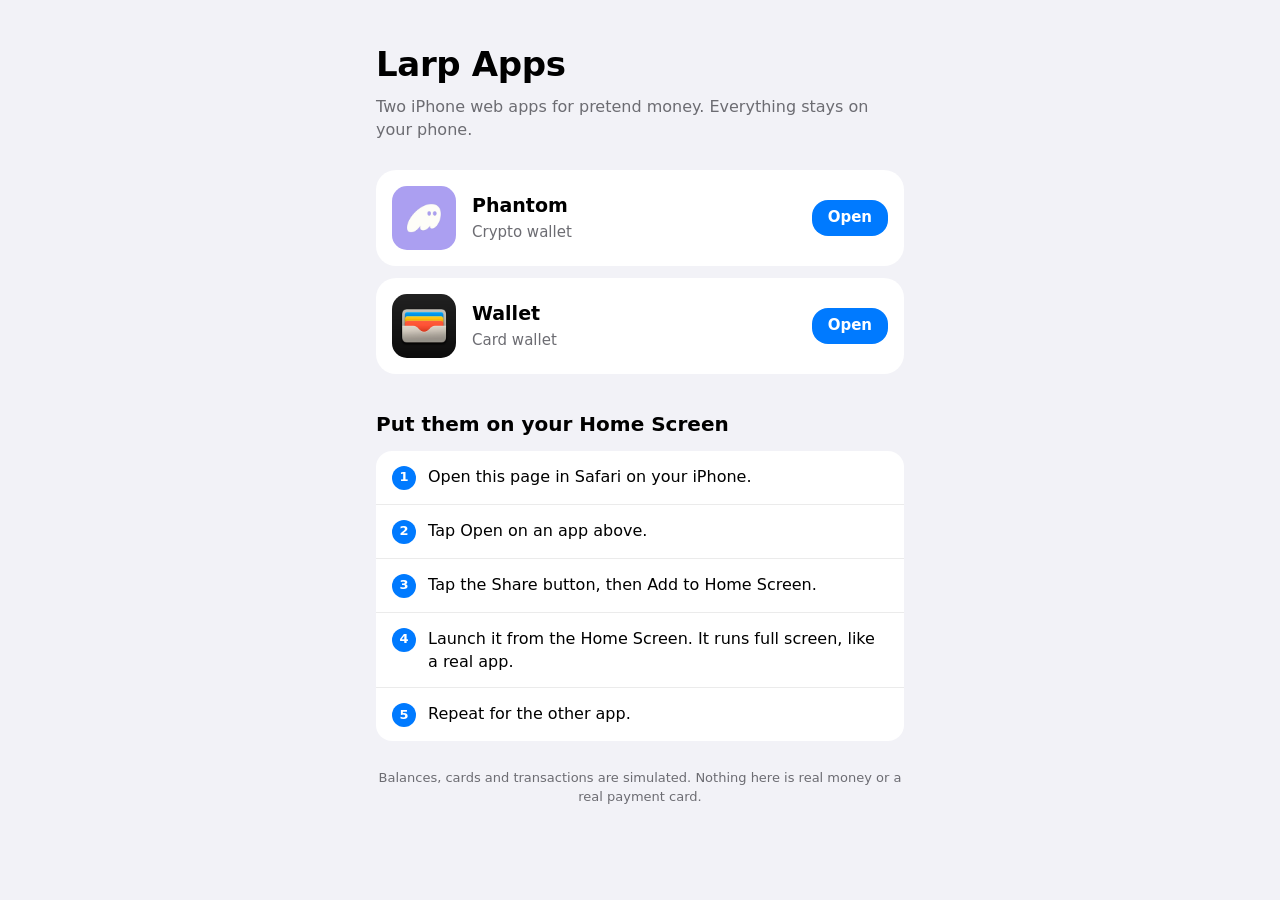
<file: index.html>
<!doctype html>
<html lang="en">
<head>
<meta charset="utf-8">
<meta name="viewport" content="width=device-width, initial-scale=1, viewport-fit=cover">
<meta name="theme-color" content="#0b0b0d">
<title>Larp Apps</title>
<link rel="icon" type="image/png" href="nebula/icon-192.png">
<style>
  :root{--bg:#0b0b0d;--card:#18181b;--fg:#fff;--fg2:#9b9ba5;--sep:rgba(255,255,255,.08);--accent:#0a84ff;color-scheme:dark}
  @media (prefers-color-scheme: light){:root:not([data-theme="dark"]){--bg:#f2f2f7;--card:#fff;--fg:#000;--fg2:#6c6c72;--sep:rgba(0,0,0,.08);--accent:#007aff;color-scheme:light}}
  :root[data-theme="dark"]{--bg:#0b0b0d;--card:#18181b;--fg:#fff;--fg2:#9b9ba5;--sep:rgba(255,255,255,.08);--accent:#0a84ff;color-scheme:dark}
  *{box-sizing:border-box}
  body{margin:0;background:var(--bg);color:var(--fg);font:16px/1.45 -apple-system,BlinkMacSystemFont,"SF Pro Text","Segoe UI",Roboto,system-ui,sans-serif;-webkit-font-smoothing:antialiased}
  main{max-width:560px;margin:0 auto;padding:calc(env(safe-area-inset-top) + 40px) 16px calc(env(safe-area-inset-bottom) + 40px)}
  h1{font-size:34px;margin:0 0 6px;letter-spacing:-.01em}
  .sub{color:var(--fg2);margin:0 0 28px}
  .apps{display:grid;gap:12px}
  .app{display:flex;align-items:center;gap:16px;padding:16px;border-radius:20px;background:var(--card);color:inherit;text-decoration:none;transition:transform .15s}
  .app:active{transform:scale(.98)}
  .app img{width:64px;height:64px;border-radius:15px;flex:none}
  .app b{display:block;font-size:19px}
  .app span{color:var(--fg2);font-size:15px}
  .app .open{margin-left:auto;padding:7px 16px;border-radius:16px;background:var(--accent);color:#fff;font-weight:600;font-size:15px;flex:none}
  h2{font-size:20px;margin:36px 0 12px}
  ol{margin:0;padding:0;list-style:none;counter-reset:s;background:var(--card);border-radius:16px}
  li{counter-increment:s;display:flex;gap:12px;padding:14px 16px;align-items:flex-start}
  li+li{border-top:.5px solid var(--sep)}
  li::before{content:counter(s);flex:none;width:24px;height:24px;border-radius:50%;background:var(--accent);color:#fff;font-size:13px;font-weight:700;display:grid;place-items:center;margin-top:1px}
  .note{color:var(--fg2);font-size:13px;margin-top:28px;text-align:center}
</style>
</head>
<body>
<main>
  <h1>Larp Apps</h1>
  <p class="sub">Two iPhone web apps for pretend money. Everything stays on your phone.</p>
  <div class="apps">
    <a class="app" href="nebula/"><img src="nebula/icon-180.png" alt=""><div><b>Phantom</b><span>Crypto wallet</span></div><span class="open">Open</span></a>
    <a class="app" href="pocket/"><img src="pocket/icon-180.png" alt=""><div><b>Wallet</b><span>Card wallet</span></div><span class="open">Open</span></a>
  </div>
  <h2>Put them on your Home Screen</h2>
  <ol>
    <li>Open this page in Safari on your iPhone.</li>
    <li>Tap Open on an app above.</li>
    <li>Tap the Share button, then Add to Home Screen.</li>
    <li>Launch it from the Home Screen. It runs full screen, like a real app.</li>
    <li>Repeat for the other app.</li>
  </ol>
  <p class="note">Balances, cards and transactions are simulated. Nothing here is real money or a real payment card.</p>
</main>
</body>
</html>
</file>
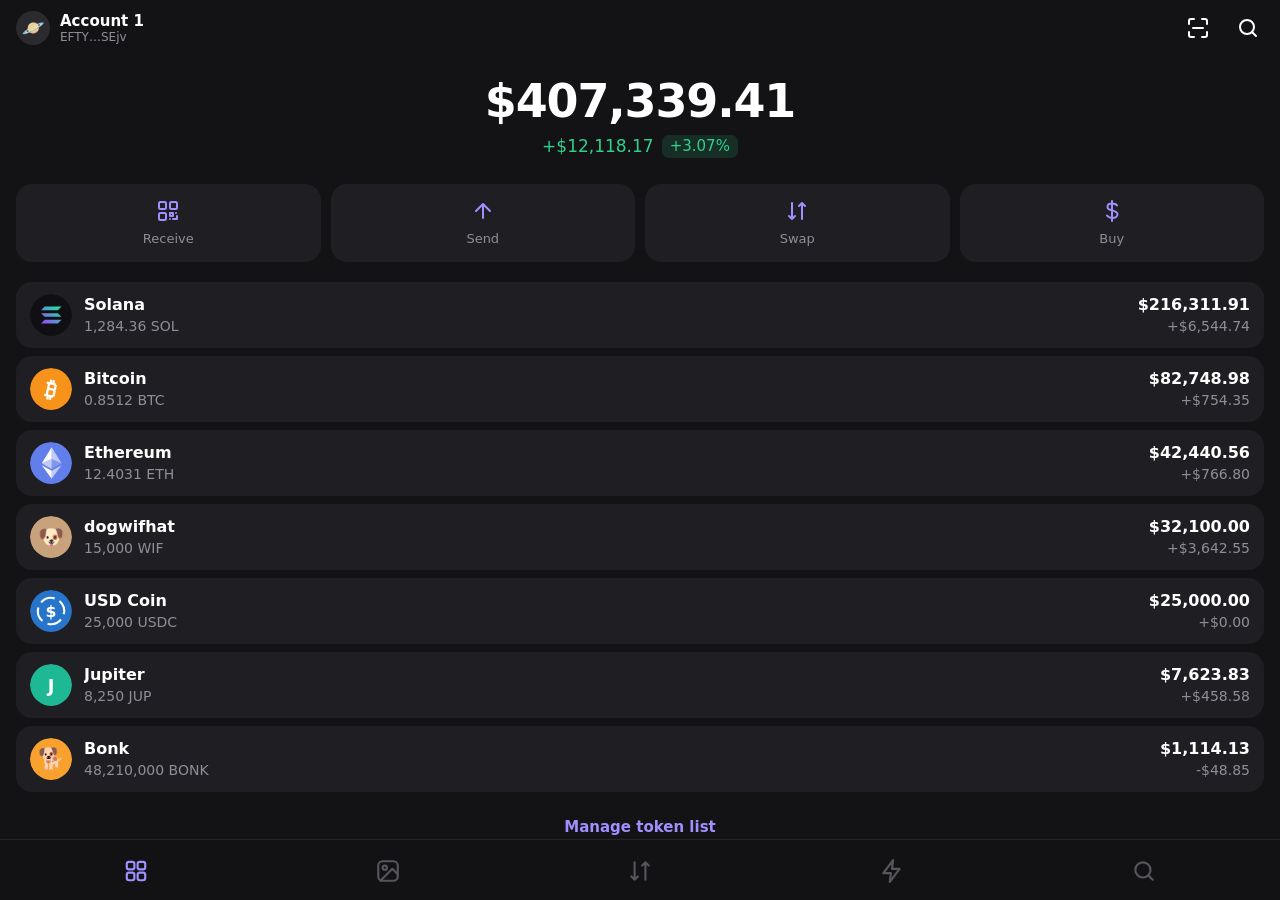
<file: nebula/index.html>
<!doctype html>
<html lang="en">
<head>
<meta charset="utf-8">
<meta name="viewport" content="width=device-width, initial-scale=1, viewport-fit=cover, maximum-scale=1, user-scalable=no">
<meta name="apple-mobile-web-app-capable" content="yes">
<meta name="mobile-web-app-capable" content="yes">
<meta name="apple-mobile-web-app-status-bar-style" content="black-translucent">
<meta name="apple-mobile-web-app-title" content="Phantom">
<meta name="theme-color" content="#131315">
<meta name="format-detection" content="telephone=no">
<title>Phantom</title>
<link rel="manifest" href="manifest.webmanifest">
<link rel="apple-touch-icon" href="icon-180.png">
<link rel="icon" type="image/png" href="icon-192.png">
<link rel="stylesheet" href="../shared/ios.css">
<link rel="stylesheet" href="app.css">
<script type="module" src="app.js"></script>
</head>
<body>
<div id="app"></div>
</body>
</html>
</file>
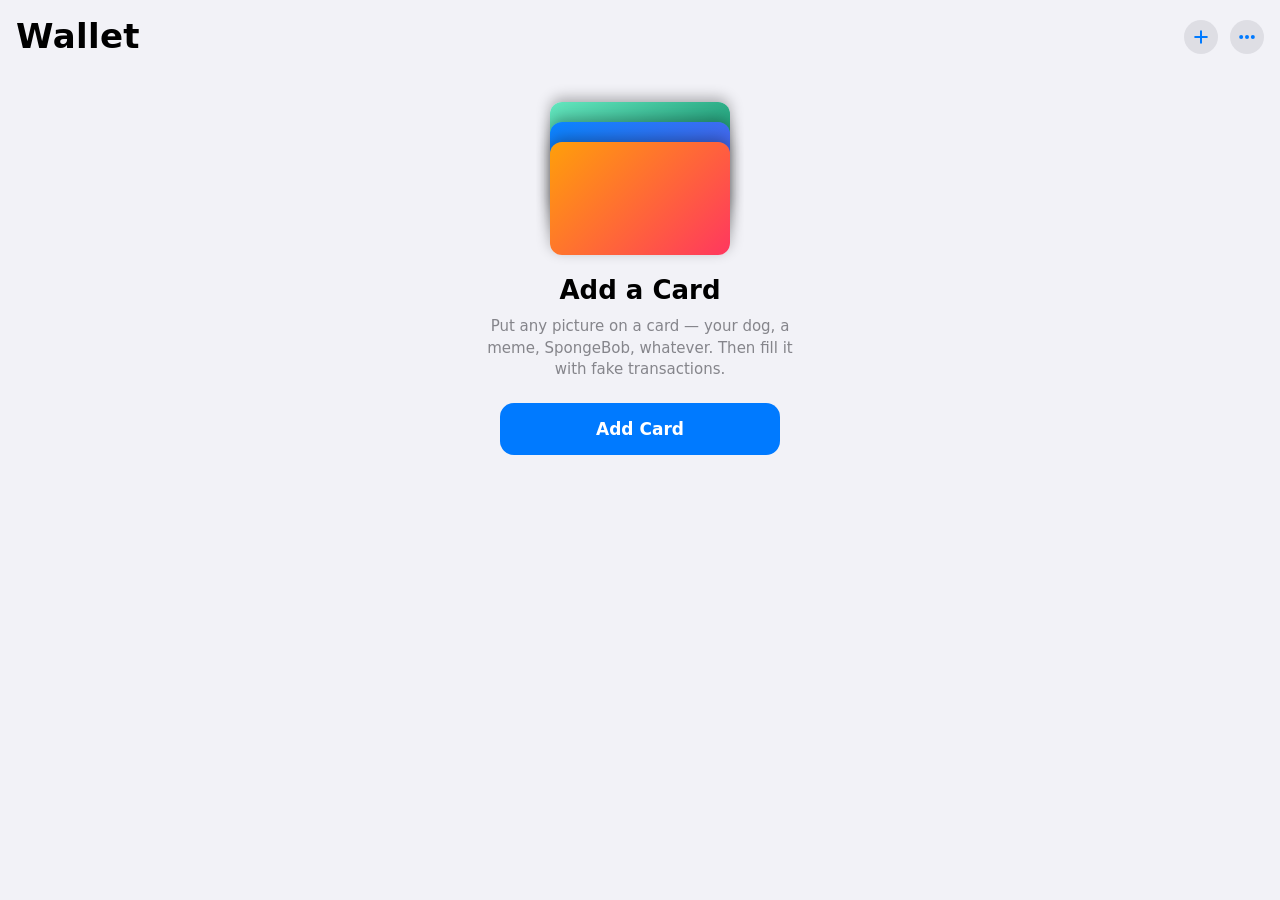
<file: pocket/index.html>
<!doctype html>
<html lang="en">
<head>
<meta charset="utf-8">
<meta name="viewport" content="width=device-width, initial-scale=1, viewport-fit=cover, maximum-scale=1, user-scalable=no">
<meta name="apple-mobile-web-app-capable" content="yes">
<meta name="mobile-web-app-capable" content="yes">
<meta name="apple-mobile-web-app-status-bar-style" content="black-translucent">
<meta name="apple-mobile-web-app-title" content="Wallet">
<meta name="theme-color" content="#000000" media="(prefers-color-scheme: dark)">
<meta name="theme-color" content="#f2f2f7" media="(prefers-color-scheme: light)">
<meta name="format-detection" content="telephone=no">
<title>Wallet</title>
<link rel="manifest" href="manifest.webmanifest">
<link rel="apple-touch-icon" href="icon-180.png">
<link rel="icon" type="image/png" href="icon-192.png">
<link rel="stylesheet" href="../shared/ios.css">
<link rel="stylesheet" href="app.css">
<script type="module" src="app.js"></script>
</head>
<body>
<div id="app"></div>
</body>
</html>
</file>
<file: shared/ios.css>
/* Shared iOS-style primitives for the Larp apps. Each app sets the color tokens on :root. */
*,*::before,*::after{box-sizing:border-box;-webkit-tap-highlight-color:transparent}
html{height:100%;background:#000}
body{margin:0;position:fixed;inset:0;overflow:hidden;background:#000;color:var(--fg);font:17px/1.3 -apple-system,BlinkMacSystemFont,"SF Pro Text","Segoe UI",Roboto,Inter,system-ui,sans-serif;-webkit-font-smoothing:antialiased;-webkit-text-size-adjust:100%;-webkit-user-select:none;user-select:none;-webkit-touch-callout:none;touch-action:manipulation;overscroll-behavior:none}
input,textarea{font:inherit;font-size:17px;color:inherit;-webkit-user-select:text;user-select:text}
button{font:inherit;color:inherit;background:none;border:0;padding:0;margin:0;cursor:pointer;text-align:inherit}
button:disabled{cursor:default}
svg{display:block}
h1,h2,h3,p{margin:0}
img{display:block}

#app{position:fixed;inset:0;overflow:hidden;background:var(--bg);transform-origin:50% 0;transition:transform .45s cubic-bezier(.32,.72,0,1),border-radius .45s,filter .45s}
body.has-sheet #app{transform:translateY(calc(env(safe-area-inset-top) + 10px)) scale(.93);border-radius:14px;filter:brightness(.72)}
html.privacy #app,html.privacy .sheet-root{filter:blur(30px)}

.tap{transition:transform .18s ease,opacity .18s ease}
.tap:active{transform:scale(.95);opacity:.72}
.scroll{overflow-y:auto;-webkit-overflow-scrolling:touch;overscroll-behavior:contain}
.hidden{display:none!important}
svg.defs{position:absolute;width:0;height:0;overflow:hidden}
.mono{font-family:ui-monospace,"SF Mono",Menlo,Consolas,monospace;letter-spacing:-.01em}

/* ---------- buttons ---------- */
.btn{display:flex;align-items:center;justify-content:center;gap:8px;width:100%;height:52px;border-radius:14px;background:var(--accent);color:var(--on-accent);font-size:17px;font-weight:600;transition:transform .15s,opacity .2s}
.btn:active{transform:scale(.97)}
.btn:disabled{opacity:.4;transform:none}
.btn.secondary{background:var(--fill);color:var(--fg)}
.btn.danger{background:var(--fill);color:var(--danger)}
.link{color:var(--accent);font-size:17px;padding:8px 0}
.link.b{font-weight:600}
.link.sm{font-size:15px}
.icon-btn{width:40px;height:40px;display:grid;place-items:center;border-radius:50%;color:var(--fg);flex:none}
.icon-btn svg{width:24px;height:24px}

/* ---------- spinner ---------- */
.spinner{width:24px;height:24px;border-radius:50%;background:conic-gradient(from 90deg,transparent 10%,currentColor);-webkit-mask:radial-gradient(farthest-side,transparent calc(100% - 3px),#000 calc(100% - 2.5px));mask:radial-gradient(farthest-side,transparent calc(100% - 3px),#000 calc(100% - 2.5px));animation:spin .75s linear infinite}
.spinner.lg{width:44px;height:44px;-webkit-mask:radial-gradient(farthest-side,transparent calc(100% - 4.5px),#000 calc(100% - 4px));mask:radial-gradient(farthest-side,transparent calc(100% - 4.5px),#000 calc(100% - 4px))}
@keyframes spin{to{transform:rotate(360deg)}}
@keyframes shake{15%,55%{transform:translateX(-12px)}35%,75%{transform:translateX(12px)}}

/* ---------- grouped lists ---------- */
.group{background:var(--group);border-radius:12px;overflow:hidden;margin:0 0 24px}
.group-title{font-size:13px;color:var(--fg2);text-transform:uppercase;letter-spacing:.02em;margin:0 16px 7px}
.group-foot{font-size:13px;color:var(--fg2);margin:-17px 16px 24px;line-height:1.4}
.row{display:flex;align-items:center;gap:12px;min-height:48px;padding:7px 16px;position:relative;width:100%;text-align:left;font-size:17px}
.row+.row::before,.row+label.row::before,label.row+.row::before{content:"";position:absolute;top:0;left:16px;right:0;height:.5px;background:var(--sep)}
button.row:active,.tap-row:active{background:var(--fill)}
.row .label{flex:1;min-width:0;white-space:nowrap;overflow:hidden;text-overflow:ellipsis}
.row .label.dim{color:var(--fg2)}
.row .label.accent{color:var(--accent)}
.row .label.danger,.danger-row{color:var(--danger)}
.danger-row{justify-content:center}
.row .value{color:var(--fg2);display:flex;align-items:center;gap:8px;text-align:right;min-width:0}
.row .value.fg{color:var(--fg)}
.row>svg{width:16px;height:16px;color:var(--fg3);flex:none}
.row input:not([type=checkbox]){flex:1;min-width:0;background:none;border:0;outline:0;text-align:right;color:var(--fg);padding:0}
.row input::placeholder{color:var(--fg3)}
.row input[type=datetime-local]{-webkit-appearance:none;appearance:none;flex:0 0 auto;text-align:right;min-height:30px;display:flex;justify-content:flex-end}
.row input[type=datetime-local]::-webkit-date-and-time-value{text-align:right}
.row-ic{width:30px;height:30px;border-radius:7px;display:grid;place-items:center;color:#fff;flex:none}
.row-ic svg{width:19px;height:19px}

/* ---------- switch ---------- */
.switch{position:relative;display:inline-flex;flex:none}
html:not(.native-switch) .switch input{-webkit-appearance:none;appearance:none;width:51px;height:31px;margin:0;border-radius:16px;background:var(--switch-off);transition:background .25s;cursor:pointer;outline:0}
html:not(.native-switch) .switch input:checked{background:var(--success)}
html:not(.native-switch) .switch i{position:absolute;top:2px;left:2px;width:27px;height:27px;border-radius:50%;background:#fff;box-shadow:0 3px 8px rgba(0,0,0,.15),0 3px 1px rgba(0,0,0,.06);transition:transform .25s cubic-bezier(.3,1.3,.5,1);pointer-events:none}
html:not(.native-switch) .switch input:checked+i{transform:translateX(20px)}
.native-switch .switch i{display:none}
.native-switch .switch input{accent-color:var(--success);margin:0}

/* ---------- segmented control ---------- */
.seg{display:flex;flex:1;background:var(--seg-bg);border-radius:9px;padding:2px;gap:2px}
.seg button{flex:1;height:30px;border-radius:7px;font-size:13px;font-weight:500;text-align:center;transition:background .2s}
.seg button.on{background:var(--seg-on);font-weight:600;box-shadow:0 3px 8px rgba(0,0,0,.12),0 3px 1px rgba(0,0,0,.04)}

/* ---------- sheets ---------- */
.sheet-root{position:fixed;inset:0;z-index:100}
.sheet-backdrop{position:absolute;inset:0;background:rgba(0,0,0,.4);opacity:0;transition:opacity .4s}
.sheet-root.open .sheet-backdrop{opacity:1}
.sheet{position:absolute;left:0;right:0;bottom:0;max-height:calc(100% - env(safe-area-inset-top) - 18px);display:flex;flex-direction:column;background:var(--sheet-bg);border-radius:14px 14px 0 0;transform:translateY(105%);transition:transform .45s cubic-bezier(.32,.72,0,1);box-shadow:0 -10px 40px rgba(0,0,0,.25);max-width:640px;margin:0 auto}
.sheet.full{height:calc(100% - env(safe-area-inset-top) - 18px)}
.sheet-root.open .sheet{transform:translateY(0)}
.sheet-grabber{flex:none;width:36px;height:5px;border-radius:3px;background:var(--fg3);margin:6px auto -11px;position:relative;z-index:3}
.sheet-body{flex:1;overflow-y:auto;-webkit-overflow-scrolling:touch;overscroll-behavior:contain;padding:0 16px calc(16px + env(safe-area-inset-bottom))}
.sheet-head{position:sticky;top:0;z-index:2;display:flex;align-items:center;justify-content:space-between;min-height:56px;margin:0 -16px 8px;padding:6px 16px 0;background:var(--sheet-bg)}
.sheet-head>*{min-width:60px}
.sheet-head>:last-child{text-align:right}
.sheet-head h2{position:absolute;left:50%;transform:translateX(-50%);font-size:17px;font-weight:600;white-space:nowrap;min-width:0;max-width:60%;overflow:hidden;text-overflow:ellipsis;text-align:center}
.sheet.full .sheet-body{display:flex;flex-direction:column}
.sheet.full .sheet-body>*{flex-shrink:0}
.sheet.full .sheet-foot{margin-top:auto}
.sheet-foot{position:sticky;bottom:calc(-16px - env(safe-area-inset-bottom));margin:16px -16px 0;padding:12px 16px calc(12px + env(safe-area-inset-bottom));background:var(--sheet-bg)}
.sheet-foot.two{display:grid;grid-template-columns:1fr 1fr;gap:10px}

/* ---------- action sheet ---------- */
.as-root{position:fixed;inset:0;z-index:700;display:flex;flex-direction:column;justify-content:flex-end}
.as-backdrop{position:absolute;inset:0;background:rgba(0,0,0,.4);opacity:0;transition:opacity .3s}
.as-wrap{position:relative;padding:0 8px calc(8px + env(safe-area-inset-bottom));transform:translateY(110%);transition:transform .35s cubic-bezier(.32,.72,0,1);max-width:560px;width:100%;margin:0 auto}
.as-root.open .as-backdrop{opacity:1}
.as-root.open .as-wrap{transform:none}
.as-group{background:var(--as-bg);-webkit-backdrop-filter:blur(30px) saturate(1.8);backdrop-filter:blur(30px) saturate(1.8);border-radius:14px;overflow:hidden;margin-top:8px}
.as-title{padding:14px 16px;text-align:center;font-size:13px;color:var(--fg2);display:flex;flex-direction:column;gap:3px}
.as-title b{font-weight:600}
.as-btn{display:block;width:100%;height:57px;font-size:20px;color:var(--accent);text-align:center;border-top:.5px solid var(--sep)}
.as-group>.as-btn:first-child{border-top:0}
.as-btn:active{background:var(--fill)}
.as-btn.destructive{color:var(--danger)}
.as-btn.cancel{font-weight:600}

/* ---------- toast ---------- */
.ios-toast{position:fixed;left:50%;top:calc(env(safe-area-inset-top) + 10px);z-index:1200;display:flex;align-items:center;gap:8px;padding:12px 20px;border-radius:24px;background:var(--toast-bg,rgba(40,40,44,.92));color:var(--toast-fg,#fff);-webkit-backdrop-filter:blur(20px);backdrop-filter:blur(20px);font-size:15px;font-weight:600;box-shadow:0 8px 30px rgba(0,0,0,.3);transform:translate(-50%,-150%);transition:transform .4s cubic-bezier(.3,1.3,.5,1);white-space:nowrap}
.ios-toast.in{transform:translate(-50%,0)}
.ios-toast svg{width:18px;height:18px}

/* ---------- pushed pages ---------- */
.page{position:absolute;inset:0;z-index:50;display:flex;flex-direction:column;background:var(--bg);transform:translateX(100%);transition:transform .45s cubic-bezier(.32,.72,0,1);box-shadow:-10px 0 40px rgba(0,0,0,.35)}
.page.in{transform:none}
.nav{flex:none;display:flex;align-items:center;justify-content:space-between;gap:8px;padding:calc(env(safe-area-inset-top) + 4px) 8px 4px}
.nav-title{flex:1;display:flex;align-items:center;justify-content:center;gap:8px;font-size:17px;font-weight:600;min-width:0;white-space:nowrap;overflow:hidden}
.page-body{flex:1;overflow-y:auto;-webkit-overflow-scrolling:touch;overscroll-behavior:contain;padding-bottom:calc(30px + env(safe-area-inset-bottom))}

/* ---------- Face ID glyph ---------- */
.fid{width:64px;height:64px;overflow:visible}
.fid-corners,.fid-face,.fid-check{transform-box:fill-box;transform-origin:center}
.fid-check{stroke-dasharray:42;stroke-dashoffset:42;opacity:0;transition:stroke-dashoffset .4s ease .08s,opacity .1s}
.fid-face{transition:opacity .15s}
.scan .fid-corners{animation:fidpulse .9s ease-in-out infinite}
.scan .fid-face{animation:fidlook 1.2s ease-in-out infinite}
.ok .fid-face{opacity:0}
.ok .fid-check{stroke-dashoffset:0;opacity:1}
.ok .fid-corners{animation:fidok .35s ease}
.fail .fid{animation:shake .5s}
@keyframes fidpulse{50%{transform:scale(.9)}}
@keyframes fidlook{0%,100%{transform:translateX(0)}30%{transform:translateX(-2px)}70%{transform:translateX(2px)}}
@keyframes fidok{50%{transform:scale(1.08)}}
.fid-hero{display:flex;justify-content:center;color:var(--success);padding:6px 0 22px}
.fid-hero .fid{width:70px;height:70px}

/* ---------- lock screen ---------- */
.lock-screen{position:fixed;inset:0;z-index:900;display:flex;flex-direction:column;align-items:center;justify-content:center;gap:10px;background:var(--lock-bg,var(--bg));color:var(--fg);padding:env(safe-area-inset-top) 24px env(safe-area-inset-bottom);transition:opacity .4s,transform .4s cubic-bezier(.32,.72,0,1)}
.lock-screen.out{opacity:0;transform:scale(1.1);pointer-events:none}
.lock-logo{width:88px;height:88px;border-radius:21px;overflow:hidden;box-shadow:0 12px 40px rgba(0,0,0,.35);margin-bottom:8px}
.lock-logo svg,.lock-logo img{display:block;width:100%;height:100%;object-fit:cover}
.lock-title{font-size:24px;font-weight:700}
.lock-sub{color:var(--fg2);font-size:15px}
.lock-fid{margin-top:56px;width:76px;height:76px;color:var(--accent)}
.lock-fid .fid{width:100%;height:100%}
.lock-hint{color:var(--fg2);font-size:15px;margin-top:6px}
.lock-pass{position:absolute;bottom:calc(36px + env(safe-area-inset-bottom));color:var(--accent);font-size:17px}

.fid-hero.off{color:var(--fg3)}
.lock-fid.ok{color:var(--success)}

/* ---------- alert ---------- */
.al-root{position:fixed;inset:0;z-index:1100;display:flex;align-items:center;justify-content:center;background:rgba(0,0,0,.4);opacity:0;transition:opacity .2s}
.al-root.open{opacity:1}
.al-box{width:270px;border-radius:14px;overflow:hidden;background:var(--as-bg);-webkit-backdrop-filter:blur(30px) saturate(1.8);backdrop-filter:blur(30px) saturate(1.8);transform:scale(1.15);transition:transform .25s cubic-bezier(.3,1.3,.5,1)}
.al-root.open .al-box{transform:none}
.al-text{display:flex;flex-direction:column;gap:4px;padding:19px 16px;text-align:center}
.al-text b{font-size:17px;font-weight:600}
.al-text span{font-size:13px;line-height:1.35}
.al-btns{display:grid;grid-template-columns:1fr 1fr;border-top:.5px solid var(--sep)}
.al-btns.stacked{grid-template-columns:1fr}
.al-btn{height:44px;font-size:17px;color:var(--accent);text-align:center}
.al-btn+.al-btn{border-left:.5px solid var(--sep)}
.al-btns.stacked .al-btn+.al-btn{border-left:0;border-top:.5px solid var(--sep)}
.al-btn.b{font-weight:600}
.al-btn:active{background:var(--fill)}

/* Solid strip under the status bar so scrolled content never shows through it. */
.status-cover{position:fixed;top:0;left:0;right:0;height:env(safe-area-inset-top);background:var(--bg);z-index:45;pointer-events:none}
</file>
<file: nebula/app.css>
:root{
  --bg:#131315;--card:#1f1f23;--card2:#2a2a2f;--group:#242428;--sheet-bg:#19191c;
  --fg:#fff;--fg2:#8e8e98;--fg3:#55555e;--sep:rgba(255,255,255,.08);--fill:rgba(255,255,255,.08);
  --accent:#a08fff;--on-accent:#141218;--green:#2fd18b;--red:#ff5d6c;--success:#34c759;--danger:#ff5d6c;
  --switch-off:#3a3a40;--seg-bg:#2a2a2f;--seg-on:#4a4a52;--as-bg:rgba(44,44,50,.92);
  color-scheme:dark;
}
[data-sign=up]{color:var(--green)}
[data-sign=down]{color:var(--red)}
[data-sign=flat]{color:var(--fg2)}
.pill{padding:2px 8px;border-radius:7px;font-size:15px}
.pill[data-sign=up]{background:rgba(47,209,139,.14)}
.pill[data-sign=down]{background:rgba(255,93,108,.14)}
.pill[data-sign=flat]{background:var(--card2)}

/* ---------- shell ---------- */
.views{position:absolute;inset:0}
.view{position:absolute;inset:0;overflow-y:auto;-webkit-overflow-scrolling:touch;overscroll-behavior:contain;padding-bottom:calc(84px + env(safe-area-inset-bottom))}
.view:not(.active){display:none}
.view[data-view=home]{overscroll-behavior-y:none}
.tabbar{position:absolute;left:0;right:0;bottom:0;z-index:20;display:flex;padding:6px 10px calc(env(safe-area-inset-bottom) + 4px);background:rgba(19,19,21,.82);-webkit-backdrop-filter:blur(22px) saturate(1.8);backdrop-filter:blur(22px) saturate(1.8);border-top:.5px solid var(--sep)}
.tab{flex:1;height:50px;display:grid;place-items:center;color:var(--fg3);transition:color .2s,transform .15s}
.tab:active{transform:scale(.9)}
.tab svg{width:26px;height:26px}
.tab.on{color:var(--accent)}

/* ---------- headers ---------- */
.topbar,.title-bar{position:sticky;top:0;z-index:10;background:var(--bg)}
.topbar{display:flex;align-items:center;gap:10px;padding:calc(env(safe-area-inset-top) + 8px) 12px 6px 16px}
.topbar .sp{flex:1}
.avatar{width:34px;height:34px;border-radius:50%;background:var(--card2);display:grid;place-items:center;font-size:18px;overflow:hidden;flex:none}
.avatar img{width:100%;height:100%;object-fit:cover}
.avatar.xl{width:84px;height:84px;font-size:44px}
.acct{display:flex;flex-direction:column;line-height:1.2;text-align:left;min-width:0}
.acct b{font-size:15px;font-weight:600}
.acct small{font-size:12px;color:var(--fg2)}
.title-bar{display:grid;grid-template-columns:44px 1fr 44px;align-items:center;padding:calc(env(safe-area-inset-top) + 6px) 8px 8px}
.title-bar h1{font-size:17px;font-weight:700;text-align:center}

/* ---------- home ---------- */
.ptr{height:0;overflow:hidden;display:flex;align-items:center;justify-content:center;color:var(--fg2);transition:height .3s}
.ptr .spinner{opacity:.35;animation-play-state:paused;transition:opacity .2s}
.ptr.ready .spinner{opacity:1}
.ptr.loading .spinner{opacity:1;animation-play-state:running}
.balance{padding:22px 16px 4px;text-align:center}
.total{font-size:46px;font-weight:700;letter-spacing:-.025em;font-variant-numeric:tabular-nums;line-height:1.1}
.chg{display:flex;justify-content:center;align-items:center;gap:8px;margin-top:8px;font-size:17px;font-weight:500;font-variant-numeric:tabular-nums}
.actions{display:grid;grid-template-columns:repeat(4,1fr);gap:10px;padding:22px 16px 20px}
.action{height:78px;border-radius:16px;background:var(--card);display:flex;flex-direction:column;align-items:center;justify-content:center;gap:8px;font-size:13px;color:var(--fg2)}
.action svg{width:24px;height:24px;color:var(--accent)}
.tokens{display:flex;flex-direction:column;gap:8px;padding:0 16px}
.tok,.ex-row,.act{display:flex;align-items:center;gap:12px;width:100%;padding:12px 14px;border-radius:16px;background:var(--card);text-align:left}
.tok-ic{position:relative;width:42px;height:42px;border-radius:50%;flex:none;display:block}
.tok-ic>svg,.tok-ic>img{width:100%;height:100%;border-radius:50%;object-fit:cover}
.tok-ic.xs{width:22px;height:22px}
.tok-ic.sm{width:36px;height:36px}
.tok-ic.lg{width:48px;height:48px}
.tok-ic.xl{width:64px;height:64px}
.tok-mid{flex:1;min-width:0;display:flex;flex-direction:column;gap:2px}
.tok-mid b{font-size:16px;font-weight:600;white-space:nowrap;overflow:hidden;text-overflow:ellipsis}
.tok-mid small{font-size:14px;color:var(--fg2);white-space:nowrap;overflow:hidden;text-overflow:ellipsis}
.tok-end{display:flex;flex-direction:column;align-items:flex-end;gap:2px;font-variant-numeric:tabular-nums;flex:none}
.tok-end b{font-size:16px;font-weight:600}
.tok-end small{font-size:14px;color:var(--fg2)}
.manage{display:block;margin:16px auto 0;padding:10px 16px;color:var(--accent);font-size:15px;font-weight:600}
.empty{display:flex;flex-direction:column;align-items:center;gap:6px;padding:60px 32px;text-align:center;color:var(--fg2)}
.empty b{color:var(--fg);font-size:17px}

/* ---------- token page ---------- */
.nav .tok-ic.xs{width:24px;height:24px}
.tp-head{padding:8px 16px 4px;text-align:center}
.tp-price{font-size:40px;font-weight:700;letter-spacing:-.02em;font-variant-numeric:tabular-nums}
.tp-chg{display:flex;justify-content:center;align-items:center;gap:8px;margin-top:6px;font-size:16px;font-weight:500;font-variant-numeric:tabular-nums}
.tp-when{margin-top:6px;font-size:13px;color:var(--fg2)}
.chart{position:relative;height:210px;margin:18px 0 6px;touch-action:pan-y;cursor:crosshair}
.chart svg{width:100%;height:100%;overflow:visible}
.chart .cursor,.chart .dot{position:absolute;opacity:0;pointer-events:none;transition:opacity .15s}
.chart .cursor{top:0;bottom:0;left:var(--x);width:1px;background:var(--fg3)}
.chart .dot{left:var(--x);top:var(--y);width:12px;height:12px;margin:-6px 0 0 -6px;border-radius:50%;background:currentColor;box-shadow:0 0 0 4px var(--bg)}
.chart.active .cursor,.chart.active .dot{opacity:1}
.tfs{display:flex;justify-content:space-between;padding:0 16px}
.tfs button{flex:1;height:32px;border-radius:9px;font-size:14px;font-weight:600;color:var(--fg2);text-align:center}
.tfs button.on{background:var(--card2);color:var(--fg)}
.section-title{font-size:17px;font-weight:700;margin:18px 16px 10px}
.card-box{margin:0 16px;background:var(--card);border-radius:16px;padding:4px 16px}
.card-box>div{display:flex;justify-content:space-between;align-items:center;padding:12px 0;font-variant-numeric:tabular-nums}
.card-box>div+div{border-top:.5px solid var(--sep)}
.card-box small,.card-box span{color:var(--fg2);font-size:15px}
.card-box b{font-weight:600}
.about{margin:0 16px;color:var(--fg2);font-size:15px;line-height:1.5}

/* ---------- edit & lists in sheets ---------- */
.edit-icon{display:flex;flex-direction:column;align-items:center;gap:6px;padding:4px 0 18px}
.edit-icon .tok-ic{width:76px;height:76px}
.manage-main{flex:1;display:flex;align-items:center;gap:12px;min-width:0;text-align:left}
.pick-row{gap:12px}
.search{display:flex;align-items:center;gap:8px;height:42px;margin:0 0 14px;padding:0 12px;border-radius:12px;background:var(--card2);color:var(--fg2)}
.view .search{margin:4px 16px 8px}
.search svg{width:18px;height:18px;flex:none}
.search input{flex:1;min-width:0;height:100%;background:none;border:0;outline:0;color:var(--fg)}
.search input::placeholder{color:var(--fg2)}
.round-btn{width:36px;height:36px;border-radius:50%;background:var(--card2);display:grid;place-items:center;color:var(--accent);flex:none}
.round-btn svg{width:18px;height:18px}

/* ---------- review / processing / success ---------- */
.review-hero{display:flex;flex-direction:column;align-items:center;gap:6px;padding:8px 0 24px;text-align:center}
.rv-amt{font-size:30px;font-weight:700;margin-top:8px;font-variant-numeric:tabular-nums}
.rv-usd{color:var(--fg2);font-size:16px}
.rv-swap{display:flex;align-items:center;justify-content:center;gap:10px;width:100%}
.rv-swap>div{flex:1;display:flex;flex-direction:column;align-items:center;gap:6px;min-width:0}
.rv-swap b{font-size:16px;font-weight:700;word-break:break-all}
.rv-swap small{color:var(--fg2);font-size:13px}
.rv-arrow{color:var(--fg2);transform:rotate(-90deg)}
.rv-arrow svg{width:22px;height:22px}
.processing{min-height:340px;display:flex;flex-direction:column;align-items:center;justify-content:center;gap:18px;color:var(--fg2);font-size:17px}
.processing .spinner{color:var(--accent)}
.success{min-height:300px;display:flex;flex-direction:column;align-items:center;justify-content:center;gap:10px;text-align:center;padding:20px 10px 0}
.success h3{font-size:24px;font-weight:700;margin-top:8px}
.success p{color:var(--fg2);font-size:15px;max-width:300px;line-height:1.45;word-break:break-word}
.done-check{width:92px;height:92px;color:var(--green);animation:pop .5s cubic-bezier(.3,1.5,.5,1)}
.done-check svg{width:100%;height:100%}
.ck-ring{stroke-dasharray:151;stroke-dashoffset:151;animation:draw .5s ease forwards}
.ck-mark{stroke-dasharray:36;stroke-dashoffset:36;animation:draw .35s ease .4s forwards}
@keyframes draw{to{stroke-dashoffset:0}}
@keyframes pop{from{transform:scale(.6);opacity:0}}

/* ---------- send / buy ---------- */
.send-ic{display:flex;justify-content:center;padding:6px 0 22px}
.field{display:flex;align-items:center;gap:8px;height:56px;padding:0 8px 0 16px;margin-bottom:10px;border-radius:14px;background:var(--group)}
.field input{flex:1;min-width:0;height:100%;background:none;border:0;outline:0;color:var(--fg)}
.field input::placeholder{color:var(--fg3)}
.field-sym{color:var(--fg2);font-weight:600}
.field-btn{height:32px;padding:0 12px;border-radius:9px;background:var(--card2);color:var(--accent);font-size:14px;font-weight:600}
.send-meta{display:flex;justify-content:space-between;padding:2px 6px;color:var(--fg2);font-size:14px}
.buy-amt{display:flex;align-items:center;justify-content:center;gap:2px;padding:20px 0 4px;font-size:54px;font-weight:700}
.buy-amt span{color:var(--fg2)}
.buy-amt input{width:6ch;background:none;border:0;outline:0;font-size:54px;font-weight:700;color:var(--fg);text-align:left}
.buy-amt input::placeholder{color:var(--fg3)}
.buy-est{text-align:center;color:var(--fg2);font-size:16px;margin-bottom:18px}
.chips{display:flex;gap:8px;overflow-x:auto;padding-bottom:18px;scrollbar-width:none}
.chips::-webkit-scrollbar{display:none}
.chip{flex:none;height:36px;padding:0 16px;border-radius:18px;background:var(--card2);font-size:15px;font-weight:600}

/* ---------- receive ---------- */
.qr-card{background:#fff;color:#111;border-radius:22px;padding:22px 22px 18px;margin:4px 12px 0}
.qr{position:relative}
.qr>svg{width:100%;height:auto}
.qr-logo{position:absolute;left:50%;top:50%;width:20%;height:20%;transform:translate(-50%,-50%);border-radius:22%;overflow:hidden;box-shadow:0 0 0 5px #fff}
.qr-logo svg,.qr-logo img{display:block;width:100%;height:100%;object-fit:cover}
.qr-addr{margin-top:14px;font-size:15px;word-break:break-all;text-align:center;line-height:1.4}
.qr-note{text-align:center;color:var(--fg2);font-size:14px;margin:16px 20px 0}
.sheet-foot .btn svg{width:20px;height:20px}

/* ---------- scanner ---------- */
.scanner{position:fixed;inset:0;z-index:600;background:#000;opacity:0;transition:opacity .3s}
.scanner.in{opacity:1}
.scanner video{position:absolute;inset:0;width:100%;height:100%;object-fit:cover}
.scan-frame{position:absolute;left:50%;top:44%;width:250px;height:250px;transform:translate(-50%,-50%);box-shadow:0 0 0 100vmax rgba(0,0,0,.5);border-radius:28px}
.scan-frame i{position:absolute;width:44px;height:44px;border:4px solid #fff}
.scan-frame i:nth-child(1){left:0;top:0;border-right:0;border-bottom:0;border-radius:28px 0 0 0}
.scan-frame i:nth-child(2){right:0;top:0;border-left:0;border-bottom:0;border-radius:0 28px 0 0}
.scan-frame i:nth-child(3){left:0;bottom:0;border-right:0;border-top:0;border-radius:0 0 0 28px}
.scan-frame i:nth-child(4){right:0;bottom:0;border-left:0;border-top:0;border-radius:0 0 28px 0}
.scan-text{position:absolute;left:0;right:0;top:calc(44% + 150px);text-align:center;color:#fff;font-size:17px;font-weight:600}
.scan-close{position:absolute;top:calc(env(safe-area-inset-top) + 12px);right:16px;width:40px;height:40px;border-radius:50%;background:rgba(255,255,255,.18);display:grid;place-items:center;color:#fff}
.scan-close svg{width:22px;height:22px}

/* ---------- swap ---------- */
.swap{padding:4px 16px 0}
.swap-box{background:var(--card);border-radius:18px;padding:14px 16px 16px}
.swap-lbl{font-size:14px;color:var(--fg2);font-weight:500}
.swap-row{display:flex;align-items:center;gap:10px;margin:8px 0 6px}
.swap-in{flex:1;min-width:0;background:none;border:0;outline:0;font-size:34px;font-weight:700;color:var(--fg);padding:0;font-variant-numeric:tabular-nums;white-space:nowrap;overflow:hidden;text-overflow:ellipsis}
.swap-in::placeholder,.swap-in.out{color:var(--fg)}
.swap-in::placeholder{color:var(--fg3)}
.tok-pill{display:flex;align-items:center;gap:6px;height:40px;padding:0 10px 0 6px;border-radius:20px;background:var(--card2);font-weight:700;font-size:16px;flex:none}
.tok-pill svg{width:16px;height:16px;color:var(--fg2)}
.tok-pill .tok-ic svg{width:100%;height:100%;color:inherit}
.swap-sub{display:flex;justify-content:space-between;align-items:center;color:var(--fg2);font-size:14px;font-variant-numeric:tabular-nums}
.swap-sub b{color:var(--accent);font-weight:600;margin-left:4px}
.swap-flip{position:relative;z-index:2;display:grid;place-items:center;width:44px;height:44px;margin:-14px auto;border-radius:50%;background:var(--card2);border:4px solid var(--bg);color:var(--accent)}
.swap-flip svg{width:20px;height:20px}
.swap-info{margin:16px 0;padding:4px 16px;border-radius:16px;border:1px solid var(--sep)}
.swap-info>div{display:flex;justify-content:space-between;padding:10px 0;font-size:14px}
.swap-info>div+div{border-top:.5px solid var(--sep)}
.swap-info span{color:var(--fg2)}
.swap-info b{font-weight:500}

/* ---------- activity ---------- */
.act-day{font-size:15px;font-weight:700;margin:16px 16px 8px}
.act-list{display:flex;flex-direction:column;gap:8px;padding:0 16px}
.badge{position:absolute;right:-3px;bottom:-3px;width:20px;height:20px;border-radius:50%;background:var(--card2);border:2px solid var(--card);display:grid;place-items:center;color:var(--accent)}
.badge svg{width:11px;height:11px;stroke-width:3}

/* ---------- collectibles ---------- */
.nft-grid{display:grid;grid-template-columns:1fr 1fr;gap:12px;padding:4px 16px}
.nft{display:flex;flex-direction:column;gap:4px;text-align:left;min-width:0}
.nft img{width:100%;aspect-ratio:1;border-radius:16px;object-fit:cover;background:var(--card);margin-bottom:6px}
.nft b{font-size:15px;font-weight:600;white-space:nowrap;overflow:hidden;text-overflow:ellipsis}
.nft small{font-size:13px;color:var(--fg2);white-space:nowrap;overflow:hidden;text-overflow:ellipsis}
.nft-prev{display:block;width:180px;margin:0 auto 20px}
.nft-prev img{width:100%;aspect-ratio:1;border-radius:18px;object-fit:cover}
.nft-big{width:100%;aspect-ratio:1;object-fit:cover;border-radius:20px;margin-bottom:16px}
.nft-title{font-size:22px;font-weight:700;margin:0 4px 18px}

/* ---------- explore ---------- */
.ex-list{display:flex;flex-direction:column;gap:8px;padding:0 16px}
.view .section-title{margin-top:14px}
.ex-rank{width:18px;text-align:center;color:var(--fg2);font-size:14px;font-weight:600;flex:none}

/* ---------- settings ---------- */
.profile{display:flex;flex-direction:column;align-items:center;gap:6px;padding:6px 0 20px}
.row .row-ic .fid{width:20px;height:20px}
.emoji-grid{display:grid;grid-template-columns:repeat(6,1fr);gap:8px;padding-bottom:12px}
.emoji-grid button{aspect-ratio:1;font-size:32px;border-radius:14px;background:var(--group);display:grid;place-items:center}
.fine{color:var(--fg3);font-size:13px;text-align:center;line-height:1.45;margin:4px 20px 20px}
</file>
<file: pocket/app.css>
:root{
  --bg:#000;--group:#1c1c1e;--group-sheet:#2c2c2e;--sheet-bg:#1c1c1e;
  --fg:#fff;--fg2:rgba(235,235,245,.6);--fg3:rgba(235,235,245,.3);--sep:rgba(84,84,88,.65);--fill:rgba(118,118,128,.24);
  --accent:#0a84ff;--on-accent:#fff;--danger:#ff453a;--success:#30d158;
  --switch-off:rgba(120,120,128,.32);--seg-bg:rgba(118,118,128,.24);--seg-on:#636366;--as-bg:rgba(44,44,46,.92);
  color-scheme:dark;
}
@media (prefers-color-scheme: light){
  :root{
    --bg:#f2f2f7;--group:#fff;--group-sheet:#fff;--sheet-bg:#f2f2f7;
    --fg:#000;--fg2:rgba(60,60,67,.6);--fg3:rgba(60,60,67,.3);--sep:rgba(60,60,67,.29);--fill:rgba(120,120,128,.16);
    --accent:#007aff;--danger:#ff3b30;--success:#34c759;
    --switch-off:#e9e9eb;--seg-bg:rgba(118,118,128,.12);--seg-on:#fff;--as-bg:rgba(249,249,249,.92);
    --toast-bg:rgba(255,255,255,.94);--toast-fg:#000;
    color-scheme:light;
  }
}
.sheet-root{--group:var(--group-sheet)}

/* ---------- wallet ---------- */
.wallet{position:absolute;inset:0;z-index:0;overflow-y:auto;-webkit-overflow-scrolling:touch;overscroll-behavior-y:contain;padding-bottom:calc(30px + env(safe-area-inset-bottom))}
.sel .wallet{overflow:hidden}
.w-head{display:flex;align-items:flex-end;justify-content:space-between;padding:calc(env(safe-area-inset-top) + 14px) 16px 14px;transition:opacity .3s}
.w-head h1{font-size:34px;font-weight:700;letter-spacing:.01em}
.w-btns{display:flex;gap:12px;padding-bottom:4px}
.circle-btn{width:34px;height:34px;border-radius:50%;background:var(--fill);color:var(--accent);display:grid;place-items:center}
.circle-btn svg{width:20px;height:20px;stroke-width:2.4}
.sel .w-head{opacity:0;pointer-events:none}
.stack{position:relative;width:var(--cw);margin:0 auto;transition:height .4s}
.card-slot{position:absolute;left:0;top:0;width:var(--cw);height:var(--ch);transform:translate3d(0,var(--y,0),0) scale(var(--s,1));transform-origin:50% 0;transition:transform .62s cubic-bezier(.25,1.12,.4,1);cursor:pointer;perspective:900px;-webkit-tap-highlight-color:transparent}
.card-slot:active:not(.selected){filter:brightness(1.06)}

/* ---------- card face ---------- */
.cardbox{position:relative;width:100%;aspect-ratio:1.586;container-type:inline-size}
.card-slot .cardbox{height:100%}
.card-face{position:absolute;inset:0;border-radius:4.6cqw;overflow:hidden;color:#fff;background:#1c1c1e;box-shadow:0 -3px 14px rgba(0,0,0,.3),inset 0 0 0 .5px rgba(255,255,255,.14);transition:transform .25s ease-out}
.card-face.light{text-shadow:0 1px 2px rgba(0,0,0,.35)}
.card-face.dark{color:#1c1c1e}
.card-slot.selected .card-face{transform:rotateX(calc(var(--ty,0) * -5deg)) rotateY(calc(var(--tx,0) * 7deg))}
.card-scrim{position:absolute;inset:0;background:linear-gradient(180deg,rgba(0,0,0,.38),transparent 32%,transparent 62%,rgba(0,0,0,.42))}
.card-top{position:absolute;left:6cqw;right:6cqw;top:5.4cqw;display:flex;justify-content:space-between;align-items:flex-start;gap:4cqw}
.card-name{font-size:5.4cqw;font-weight:700;letter-spacing:-.01em;line-height:1.15;white-space:nowrap;overflow:hidden;text-overflow:ellipsis}
.card-net{font-size:5.6cqw;font-weight:800;font-style:italic;letter-spacing:.03em;text-transform:uppercase;white-space:nowrap;line-height:1.1}
.card-chip{position:absolute;left:7cqw;top:39%;width:12.5cqw;height:auto;filter:drop-shadow(0 1px 1px rgba(0,0,0,.25))}
.card-nfc{position:absolute;left:22cqw;top:40.5%;width:6.5cqw;height:auto;opacity:.85}
.card-bot{position:absolute;left:6cqw;right:6cqw;bottom:5.2cqw;display:flex;justify-content:space-between;align-items:flex-end;gap:4cqw}
.card-num{font-size:4.6cqw;font-weight:600;letter-spacing:.08em;font-variant-numeric:tabular-nums;white-space:nowrap}
.card-holder{font-size:3.7cqw;font-weight:600;letter-spacing:.06em;text-transform:uppercase;opacity:.92;white-space:nowrap;overflow:hidden;text-overflow:ellipsis}
.card-shine{position:absolute;inset:-25%;pointer-events:none;mix-blend-mode:overlay;background:radial-gradient(circle at calc(50% + var(--tx,0) * 30%) calc(40% + var(--ty,0) * 30%),rgba(255,255,255,.4),rgba(255,255,255,0) 42%);transition:background .1s}

/* ---------- details ---------- */
.details{position:absolute;left:0;right:0;z-index:40;max-width:452px;margin:0 auto;overflow-y:auto;-webkit-overflow-scrolling:touch;overscroll-behavior:contain;padding:0 16px;opacity:0;pointer-events:none;transform:translateY(30px);transition:opacity .3s,transform .45s cubic-bezier(.32,.72,0,1)}
.details.in{opacity:1;pointer-events:auto;transform:none}
.d-top{display:flex;align-items:center;justify-content:space-between;gap:12px;padding:6px 4px 16px}
.d-bal small{display:block;color:var(--fg2);font-size:15px}
.d-bal b{display:block;font-size:30px;font-weight:700;letter-spacing:-.01em;margin:2px 0;font-variant-numeric:tabular-nums}
.pay-btn{display:flex;align-items:center;gap:6px;height:44px;padding:0 20px;border-radius:22px;background:var(--fg);color:var(--bg);font-weight:600;font-size:17px;flex:none}
.pay-btn svg{width:20px;height:20px;stroke-width:2.4}
.d-actions{display:grid;grid-template-columns:repeat(4,1fr);gap:10px;margin-bottom:24px}
.d-act{display:flex;flex-direction:column;align-items:center;gap:6px;padding:12px 0;border-radius:14px;background:var(--group);font-size:12px;color:var(--fg2)}
.d-act svg{width:22px;height:22px;color:var(--accent)}
.d-title{display:flex;justify-content:space-between;align-items:baseline;font-size:20px;font-weight:700;margin:0 4px 10px}
.d-count{font-size:15px;font-weight:500;color:var(--fg2)}
.d-empty{text-align:center;color:var(--fg2);padding:28px 0;line-height:1.5;font-size:15px}
.week{display:grid;grid-template-columns:repeat(7,1fr);gap:8px;height:120px;padding:14px 14px 10px;background:var(--group);border-radius:14px;margin-bottom:24px}
.week>div{display:flex;flex-direction:column;align-items:center;gap:6px;min-height:0}
.week .bar{flex:1;width:100%;display:flex;align-items:flex-end;justify-content:center;min-height:0}
.week i{width:100%;max-width:22px;border-radius:5px;background:var(--accent)}
.week small{font-size:11px;color:var(--fg2)}

/* ---------- transactions ---------- */
.tx{padding-top:10px;padding-bottom:10px}
.tx-list .row+.row::before{left:68px}
.tx-ic{width:40px;height:40px;border-radius:50%;display:grid;place-items:center;font-size:20px;flex:none}
.tx-ic.xl{width:64px;height:64px;font-size:32px;transition:background .2s}
.tx-mid{flex:1;min-width:0;display:flex;flex-direction:column;gap:1px}
.tx-mid b{font-weight:600;font-size:16px;white-space:nowrap;overflow:hidden;text-overflow:ellipsis}
.tx-mid small{font-size:13px;color:var(--fg2);white-space:nowrap;overflow:hidden;text-overflow:ellipsis}
.tx-amt{font-weight:500;font-variant-numeric:tabular-nums;flex:none}
.tx-amt.pos{color:var(--success)}
.tx-hero{display:flex;flex-direction:column;align-items:center;gap:10px;padding:4px 0 22px}
.tx-amt-in{display:flex;align-items:center;font-size:44px;font-weight:700}
.tx-amt-in span{color:var(--fg2)}
.tx-amt-in input{width:5.5ch;border:0;outline:0;background:none;font-size:44px;font-weight:700;color:var(--fg);padding:0}
.tx-amt-in input::placeholder{color:var(--fg3)}
.cats{display:grid;grid-template-columns:repeat(4,1fr);gap:8px 6px;margin-bottom:24px}
.cat{display:flex;flex-direction:column;align-items:center;gap:6px;padding:8px 0;border-radius:12px}
.cat span{width:44px;height:44px;border-radius:50%;display:grid;place-items:center;font-size:22px}
.cat small{font-size:12px;color:var(--fg2)}
.cat.on{background:var(--group)}
.cat.on span{box-shadow:0 0 0 2px var(--sheet-bg),0 0 0 4px var(--accent)}
.cat.on small{color:var(--fg);font-weight:600}

/* ---------- empty / add ---------- */
.empty-wallet,.add-hero{display:flex;flex-direction:column;align-items:center;text-align:center;gap:8px}
.empty-wallet{padding:30px 32px}
.add-hero{padding:4px 16px 18px}
.empty-wallet h2,.add-hero h2{font-size:26px;font-weight:700;margin-top:14px}
.empty-wallet p,.add-hero p{color:var(--fg2);font-size:15px;line-height:1.45;margin-bottom:14px;max-width:320px}
.empty-wallet .btn{max-width:280px}
.ew-art{position:relative;width:200px;height:150px}
.ew-card{position:absolute;left:10px;width:180px;height:113px;border-radius:12px;box-shadow:0 -4px 14px rgba(0,0,0,.3);animation:bob 3.2s ease-in-out infinite}
.ew-card.a{top:0;background:linear-gradient(135deg,#63e6be,#0c8a65)}
.ew-card.b{top:20px;background:linear-gradient(135deg,#0a84ff,#5e5ce6);animation-delay:.25s}
.ew-card.c{top:40px;background:linear-gradient(135deg,#ff9f0a,#ff375f);animation-delay:.5s}
@keyframes bob{50%{transform:translateY(-5px)}}
.preview{width:min(100%,340px);margin:0 auto 22px}

/* ---------- form bits ---------- */
.swatch-row{padding-top:12px;padding-bottom:12px}
.swatches{display:flex;gap:10px;overflow-x:auto;scrollbar-width:none;padding:4px;margin:-4px;flex:1}
.swatches::-webkit-scrollbar{display:none}
.swatch{flex:none;width:46px;height:29px;border-radius:6px;box-shadow:inset 0 0 0 .5px rgba(128,128,128,.4)}
.swatch.on{box-shadow:0 0 0 2px var(--group),0 0 0 4px var(--accent)}
.seg.narrow{flex:0 0 170px}
.row>svg{color:var(--accent)}
.row .label+svg{color:var(--fg3)}
.row-ic .fid{width:20px;height:20px}
.fine{color:var(--fg3);font-size:13px;text-align:center;line-height:1.45;margin:4px 20px 20px}

/* ---------- activation ---------- */
.activate{display:flex;flex-direction:column;align-items:center;justify-content:center;gap:30px;min-height:440px;padding-top:24px}
.act-card{width:min(100%,320px);animation:floatin .7s cubic-bezier(.25,1.2,.4,1)}
.act-status{display:flex;flex-direction:column;align-items:center;gap:10px;color:var(--fg2);font-size:17px;text-align:center}
.act-status.done b{color:var(--fg);font-size:22px}
.ok-circle{width:60px;height:60px;color:var(--accent);animation:pop .45s cubic-bezier(.3,1.5,.5,1)}
@keyframes floatin{from{transform:translateY(40px) scale(.9);opacity:0}}
@keyframes pop{from{transform:scale(.5);opacity:0}}

/* ---------- pay ---------- */
.pay{position:fixed;inset:0;z-index:500;background:#000;color:#fff;display:flex;flex-direction:column;align-items:center;padding:calc(env(safe-area-inset-top) + 24px) 16px calc(env(safe-area-inset-bottom) + 16px);opacity:0;transition:opacity .3s}
.pay.in{opacity:1}
.pay-card{width:min(100%,380px);transform:translateY(-24px) scale(.96);transition:transform .55s cubic-bezier(.25,1.2,.4,1)}
.pay.in .pay-card{transform:none}
.pay-stage{flex:1;display:flex;flex-direction:column;align-items:center;justify-content:center;gap:18px;text-align:center}
.pay-glyph{width:84px;height:84px;color:#fff}
.pay-glyph .fid{width:100%;height:100%}
.pay-glyph.ok{color:#0a84ff}
.pay-label{font-size:20px;font-weight:600;display:flex;flex-direction:column;align-items:center;gap:14px}
.pay-retry{font-size:17px;color:#0a84ff;font-weight:500}
.pay-hint{color:rgba(255,255,255,.45);font-size:14px}
.pay-cancel{color:#0a84ff;font-size:17px;padding:10px 20px}
.nfc-anim{position:relative;width:110px;height:110px;color:#0a84ff}
.nfc-anim svg{position:absolute;inset:0;width:100%;height:100%;stroke-width:1.5}
.nfc-anim svg:nth-child(2){animation:ping 1.5s ease-out infinite}
@keyframes ping{from{transform:scale(1);opacity:.7}to{transform:scale(1.7);opacity:0}}
.pay-done .ok-circle{width:88px;height:88px;color:#0a84ff}

/* ---------- randomize ---------- */
.rz-hero{display:flex;flex-direction:column;align-items:center;gap:4px;padding:4px 16px 24px;text-align:center}
.rz-tier{padding:4px 12px;border-radius:12px;background:linear-gradient(135deg,#ffd60a,#ff9f0a);color:#1c1c1e;font-size:13px;font-weight:700;letter-spacing:.02em;text-transform:uppercase}
.rz-hero b{font-size:34px;font-weight:700;margin-top:8px;font-variant-numeric:tabular-nums}
.rz-hero small{color:var(--fg2);font-size:14px;line-height:1.4;max-width:280px}
</file>
